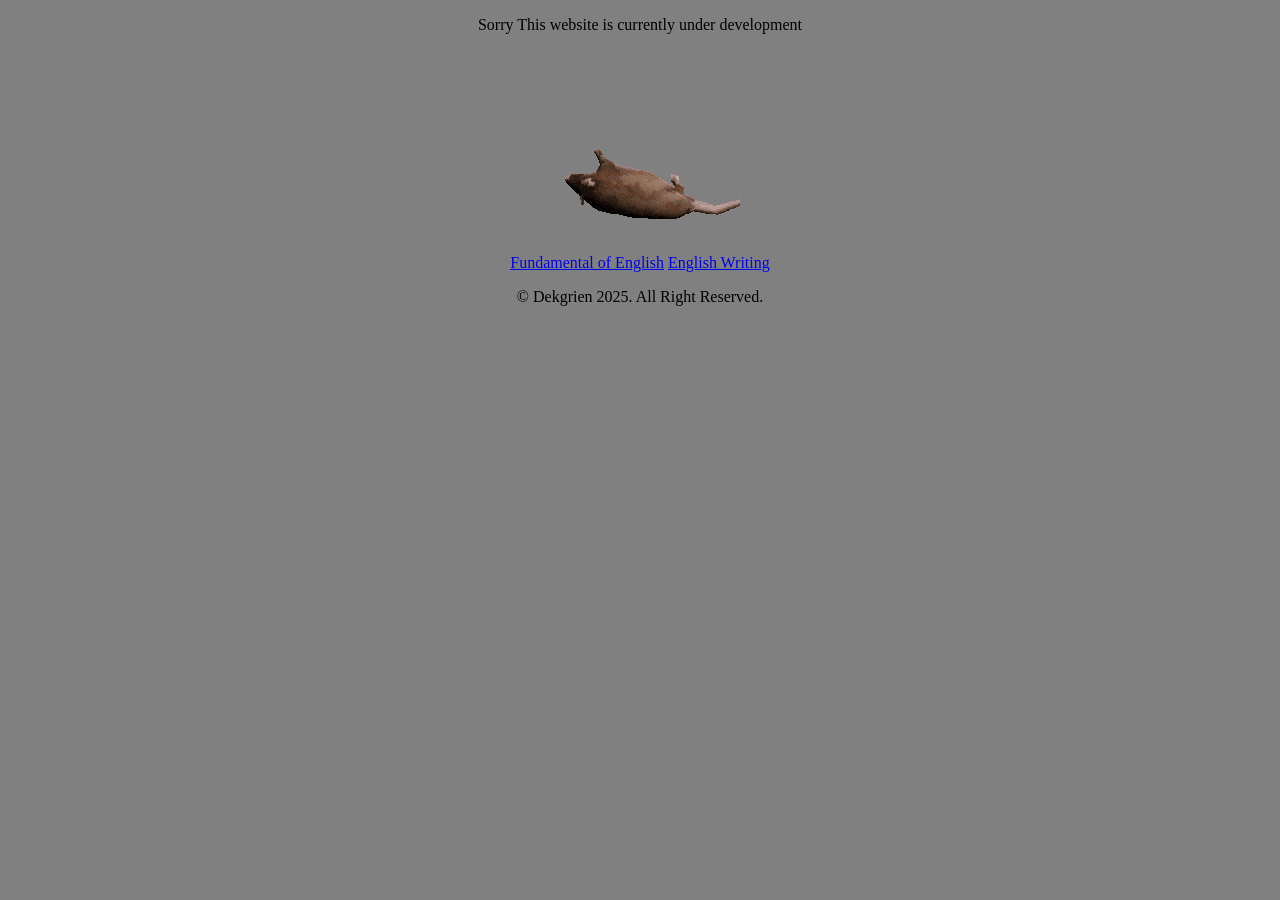
<file: index.html>
<!DOCTYPE html>

<head>
<title>Dekgrien</title>
</head>
<body bgcolor="gray">
<p style="text-align: center;">Sorry This website is currently under development</p>
<center>
<img src="assets/rat-spinning.gif">
</center>
<center>
<a href="EnglishFundamental22.html">Fundamental of English</a>
<a href="englishwriting.html">English Writing</a>
</center>
</body>
<footer>
    <p style="text-align: center;">&copy; Dekgrien 2025. All Right Reserved.</p>

</footer>
</file>
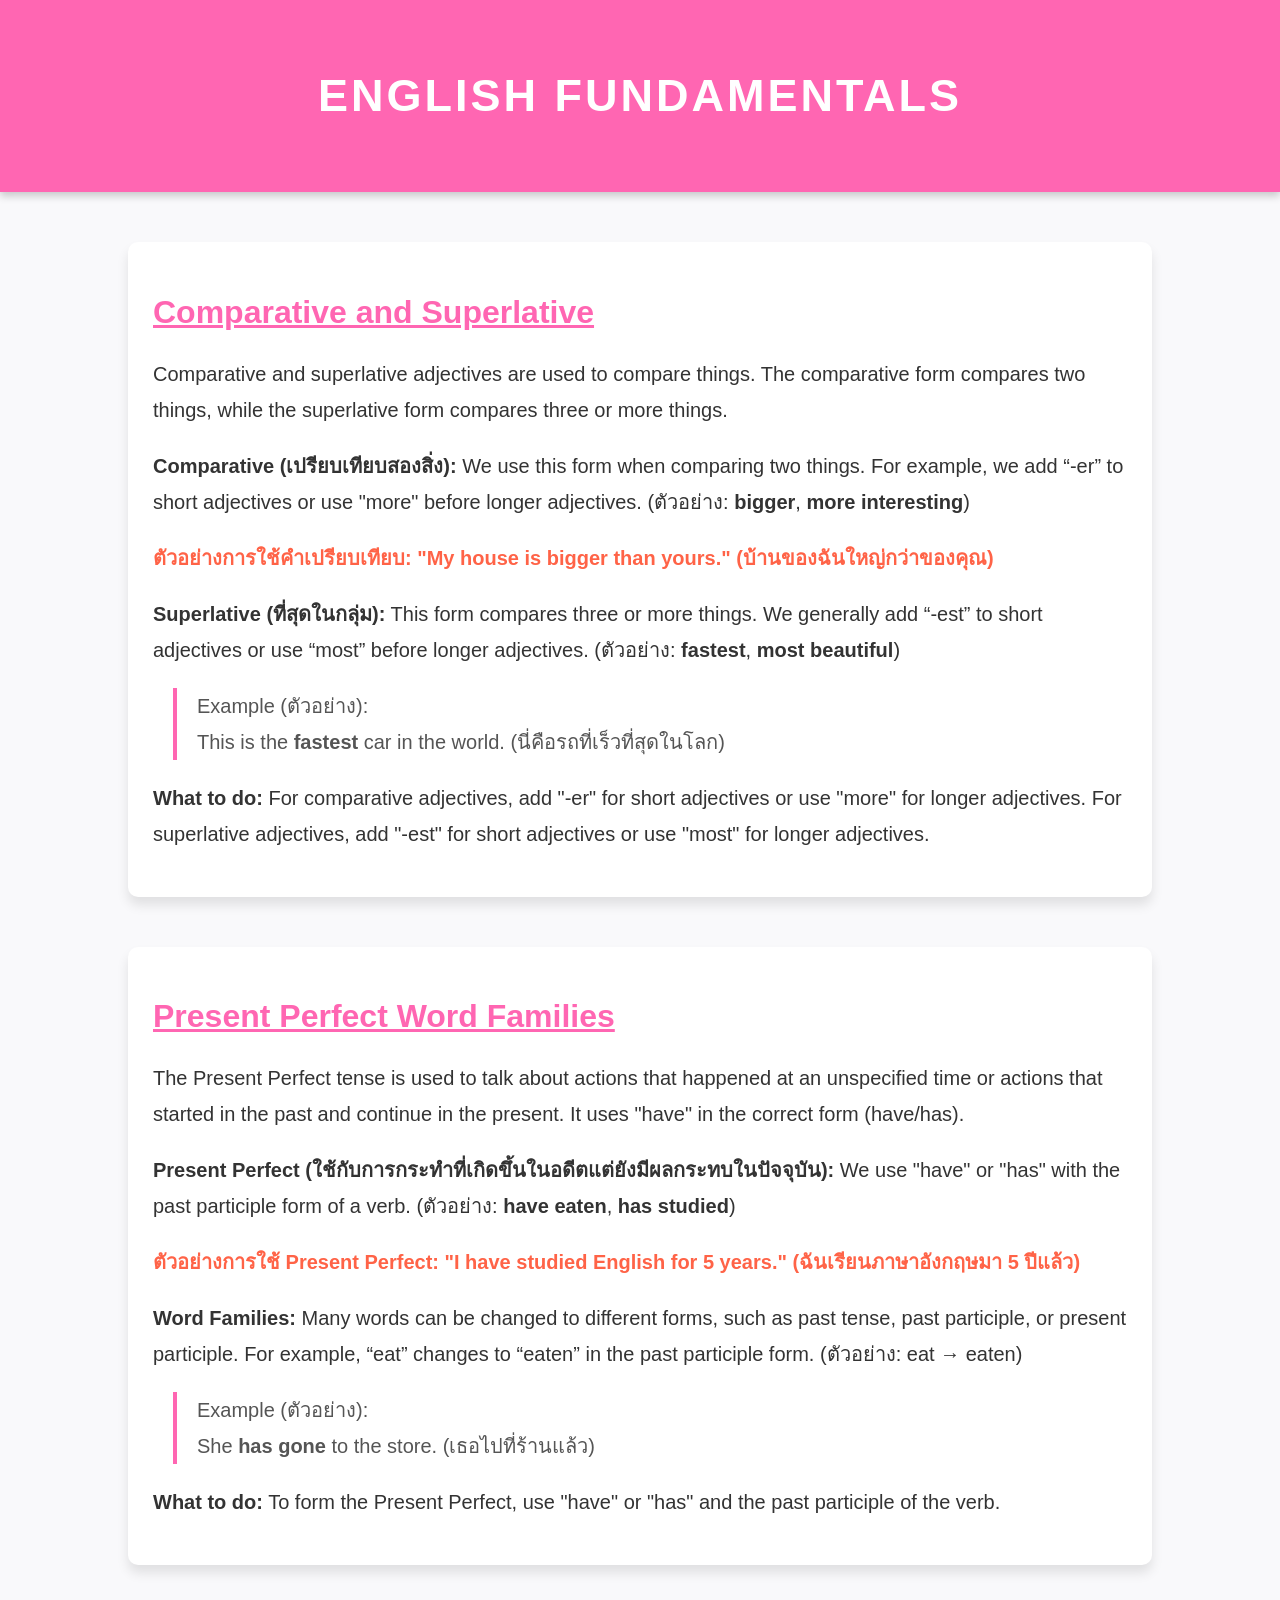
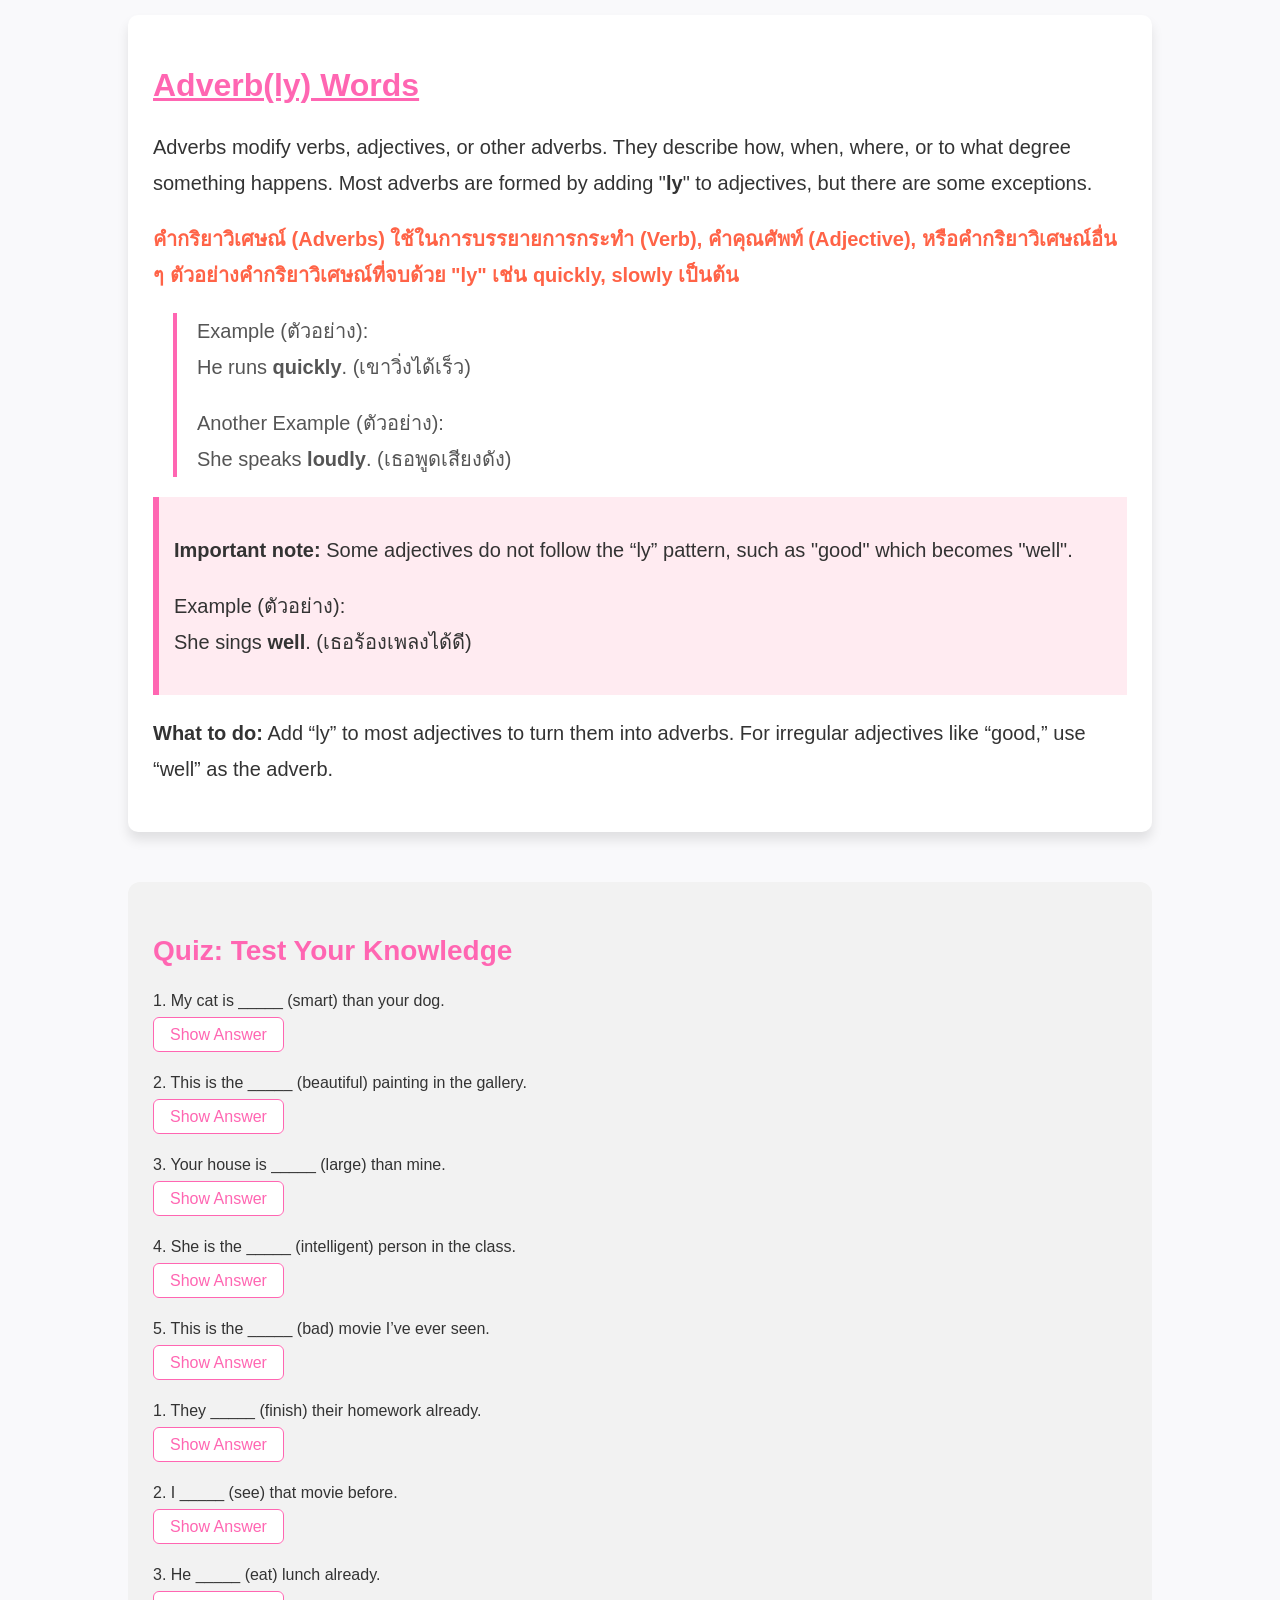
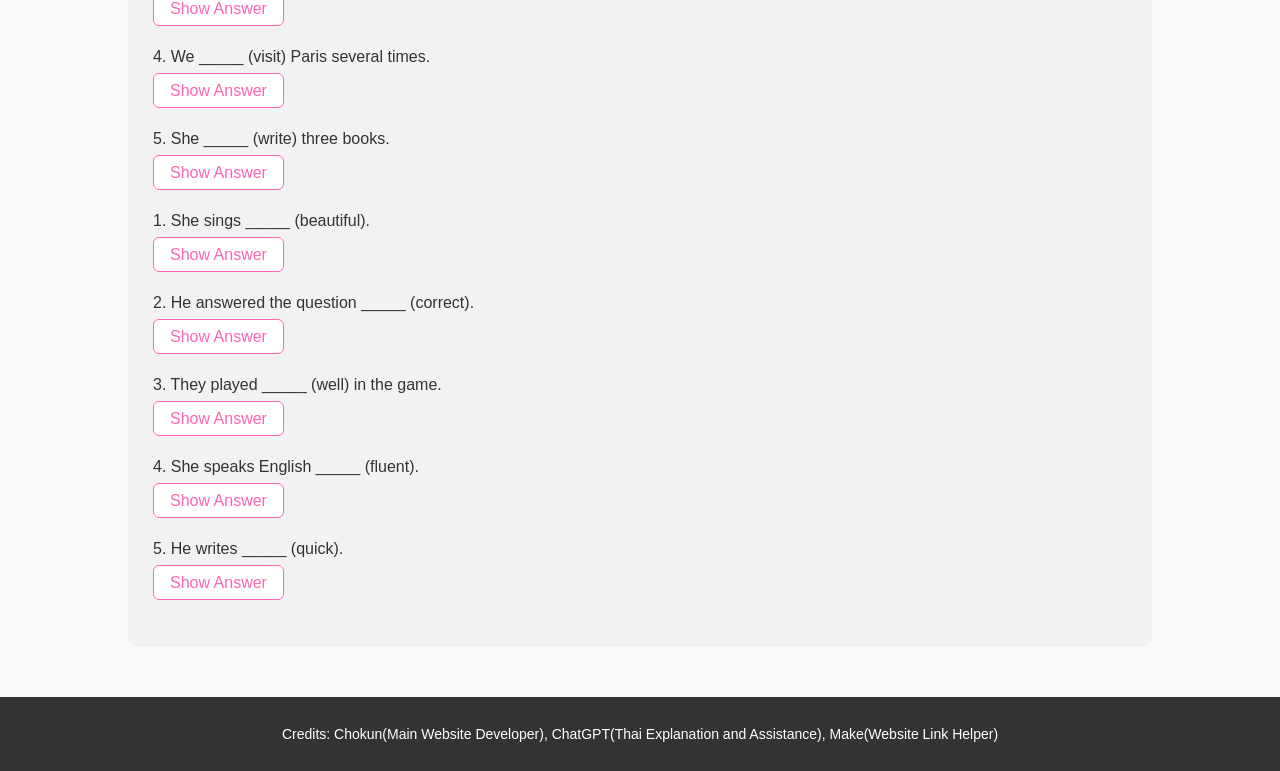
<file: EnglishFundamental22.html>
<!DOCTYPE html>
<html lang="en">

<head>
    <meta charset="UTF-8">
    <meta name="viewport" content="width=device-width, initial-scale=1.0">
    <meta http-equiv="X-UA-Compatible" content="ie=edge">
    <title>English Fundamentals</title>
    <style>
        /* Global styles */
        body {
            font-family: Arial, sans-serif;
            background-color: #f9f9fb;
            color: #333;
            margin: 0;
            padding: 0;
        }

        header {
            background-color: #FF66B2;
            color: white;
            text-align: center;
            padding: 40px;
            box-shadow: 0 4px 8px rgba(0, 0, 0, 0.2);
            animation: fadeIn 1s ease-in;
        }

        h1 {
            font-size: 45px;
            text-transform: uppercase;
            letter-spacing: 3px;
        }

        .container {
            width: 80%;
            margin: 50px auto;
            animation: fadeIn 1.5s ease-in;
        }

        .section {
            margin-bottom: 50px;
            padding: 25px;
            border-radius: 10px;
            box-shadow: 0 8px 12px rgba(0, 0, 0, 0.1);
            background-color: white;
            transition: background-color 0.3s ease;
        }

        .section:hover {
            background-color: #FFCCE5;
        }

        .section h2 {
            color: #FF66B2;
            font-size: 32px;
            text-decoration: underline;
            margin-bottom: 25px;
        }

        .section p {
            font-size: 20px;
            line-height: 1.8;
        }

        .example {
            margin-left: 20px;
            margin-top: 15px;
            font-size: 18px;
            color: #555;
            padding-left: 20px;
            border-left: 4px solid #FF66B2;
        }

        .quiz {
            margin-top: 40px;
            background-color: #F2F2F2;
            padding: 25px;
            border-radius: 12px;
            animation: fadeIn 2s ease-in;
        }

        .quiz h3 {
            color: #FF66B2;
            font-size: 28px;
            margin-bottom: 25px;
        }

        .quiz-item {
            margin-bottom: 30px;
        }

        .quiz-item span {
            color: #FF66B2;
            cursor: pointer;
            padding: 8px 16px;
            border: 1px solid #FF66B2;
            border-radius: 6px;
            background-color: white;
            transition: background-color 0.3s ease, transform 0.3s ease;
        }

        .quiz-item span:hover {
            background-color: #FF66B2;
            color: white;
            transform: scale(1.1);
        }

        .answer {
            display: none;
            font-weight: bold;
            color: #FF66B2;
            margin-top: 10px;
        }

        /* Animation */
        @keyframes fadeIn {
            0% {
                opacity: 0;
            }

            100% {
                opacity: 1;
            }
        }

        footer {
            background-color: #333;
            color: white;
            text-align: center;
            padding: 15px;
            font-size: 14px;
        }

        .important-note {
            color: #ff6347;
            font-weight: bold;
        }

        .extra-example {
            margin-top: 20px;
            background-color: #FFEBF1;
            padding: 15px;
            border-left: 6px solid #FF66B2;
        }
    </style>
</head>

<body>
    <header>
        <h1>English Fundamentals</h1>
    </header>

    <div class="container">
        <!-- Comparative and Superlative -->
        <div class="section" id="comparative-superlative">
            <h2>Comparative and Superlative</h2>
            <p>Comparative and superlative adjectives are used to compare things. The comparative form compares two things, while the superlative form compares three or more things.</p>
            <p><strong>Comparative (เปรียบเทียบสองสิ่ง):</strong> We use this form when comparing two things. For example, we add “-er” to short adjectives or use "more" before longer adjectives. (ตัวอย่าง: <strong>bigger</strong>, <strong>more interesting</strong>)</p>
            <p class="important-note">ตัวอย่างการใช้คำเปรียบเทียบ: "My house is <strong>bigger</strong> than yours." (บ้านของฉันใหญ่กว่าของคุณ)</p>

            <p><strong>Superlative (ที่สุดในกลุ่ม):</strong> This form compares three or more things. We generally add “-est” to short adjectives or use “most” before longer adjectives. (ตัวอย่าง: <strong>fastest</strong>, <strong>most beautiful</strong>)</p>
            <div class="example">
                <p>Example (ตัวอย่าง):<br> This is the <strong>fastest</strong> car in the world. (นี่คือรถที่เร็วที่สุดในโลก)</p>
            </div>

            <p><strong>What to do: </strong> For comparative adjectives, add "-er" for short adjectives or use "more" for longer adjectives. For superlative adjectives, add "-est" for short adjectives or use "most" for longer adjectives.</p>
        </div>

        <!-- Present Perfect Word Families -->
        <div class="section" id="present-perfect">
            <h2>Present Perfect Word Families</h2>
            <p>The Present Perfect tense is used to talk about actions that happened at an unspecified time or actions that started in the past and continue in the present. It uses "have" in the correct form (have/has).</p>
            <p><strong>Present Perfect (ใช้กับการกระทำที่เกิดขึ้นในอดีตแต่ยังมีผลกระทบในปัจจุบัน):</strong> We use "have" or "has" with the past participle form of a verb. (ตัวอย่าง: <strong>have eaten</strong>, <strong>has studied</strong>)</p>
            <p class="important-note">ตัวอย่างการใช้ Present Perfect: "I <strong>have studied</strong> English for 5 years." (ฉันเรียนภาษาอังกฤษมา 5 ปีแล้ว)</p>

            <p><strong>Word Families:</strong> Many words can be changed to different forms, such as past tense, past participle, or present participle. For example, “eat” changes to “eaten” in the past participle form. (ตัวอย่าง: eat → eaten)</p>
            <div class="example">
                <p>Example (ตัวอย่าง):<br> She <strong>has gone</strong> to the store. (เธอไปที่ร้านแล้ว)</p>
            </div>

            <p><strong>What to do:</strong> To form the Present Perfect, use "have" or "has" and the past participle of the verb.</p>
        </div>

        <!-- Adverb(ly) Words -->
        <div class="section" id="adverbs">
            <h2>Adverb(ly) Words</h2>
            <p>Adverbs modify verbs, adjectives, or other adverbs. They describe how, when, where, or to what degree something happens. Most adverbs are formed by adding "<strong>ly</strong>" to adjectives, but there are some exceptions.</p>
            <p class="important-note">คำกริยาวิเศษณ์ (Adverbs) ใช้ในการบรรยายการกระทำ (Verb), คำคุณศัพท์ (Adjective), หรือคำกริยาวิเศษณ์อื่น ๆ ตัวอย่างคำกริยาวิเศษณ์ที่จบด้วย "ly" เช่น <strong>quickly</strong>, <strong>slowly</strong> เป็นต้น</p>

            <div class="example">
                <p>Example (ตัวอย่าง):<br> He runs <strong>quickly</strong>. (เขาวิ่งได้เร็ว)</p>
                <p>Another Example (ตัวอย่าง):<br> She speaks <strong>loudly</strong>. (เธอพูดเสียงดัง)</p>
            </div>

            <div class="extra-example">
                <p><strong>Important note:</strong> Some adjectives do not follow the “ly” pattern, such as "good" which becomes "well".</p>
                <p>Example (ตัวอย่าง):<br> She sings <strong>well</strong>. (เธอร้องเพลงได้ดี)</p>
            </div>

            <p><strong>What to do:</strong> Add “ly” to most adjectives to turn them into adverbs. For irregular adjectives like “good,” use “well” as the adverb.</p>
        </div>

        <!-- Quiz -->
        <div class="quiz">
            <h3>Quiz: Test Your Knowledge</h3>

            <!-- Comparative and Superlative Quiz -->
            <div class="quiz-item">
                <p>1. My cat is _____ (smart) than your dog.</p>
                <span onclick="toggleAnswer('comparative-1')">Show Answer</span>
                <p class="answer" id="comparative-1">smarter</p>
            </div>

            <div class="quiz-item">
                <p>2. This is the _____ (beautiful) painting in the gallery.</p>
                <span onclick="toggleAnswer('comparative-2')">Show Answer</span>
                <p class="answer" id="comparative-2">most beautiful</p>
            </div>

            <div class="quiz-item">
                <p>3. Your house is _____ (large) than mine.</p>
                <span onclick="toggleAnswer('comparative-3')">Show Answer</span>
                <p class="answer" id="comparative-3">larger</p>
            </div>

            <div class="quiz-item">
                <p>4. She is the _____ (intelligent) person in the class.</p>
                <span onclick="toggleAnswer('comparative-4')">Show Answer</span>
                <p class="answer" id="comparative-4">most intelligent</p>
            </div>

            <div class="quiz-item">
                <p>5. This is the _____ (bad) movie I’ve ever seen.</p>
                <span onclick="toggleAnswer('comparative-5')">Show Answer</span>
                <p class="answer" id="comparative-5">worst</p>
            </div>

            <!-- Present Perfect Quiz -->
            <div class="quiz-item">
                <p>1. They _____ (finish) their homework already.</p>
                <span onclick="toggleAnswer('present-perfect-1')">Show Answer</span>
                <p class="answer" id="present-perfect-1">have finished</p>
            </div>

            <div class="quiz-item">
                <p>2. I _____ (see) that movie before.</p>
                <span onclick="toggleAnswer('present-perfect-2')">Show Answer</span>
                <p class="answer" id="present-perfect-2">have seen</p>
            </div>

            <div class="quiz-item">
                <p>3. He _____ (eat) lunch already.</p>
                <span onclick="toggleAnswer('present-perfect-3')">Show Answer</span>
                <p class="answer" id="present-perfect-3">has eaten</p>
            </div>

            <div class="quiz-item">
                <p>4. We _____ (visit) Paris several times.</p>
                <span onclick="toggleAnswer('present-perfect-4')">Show Answer</span>
                <p class="answer" id="present-perfect-4">have visited</p>
            </div>

            <div class="quiz-item">
                <p>5. She _____ (write) three books.</p>
                <span onclick="toggleAnswer('present-perfect-5')">Show Answer</span>
                <p class="answer" id="present-perfect-5">has written</p>
            </div>

            <!-- Adverb Quiz -->
            <div class="quiz-item">
                <p>1. She sings _____ (beautiful).</p>
                <span onclick="toggleAnswer('adverbs-1')">Show Answer</span>
                <p class="answer" id="adverbs-1">beautifully</p>
            </div>

            <div class="quiz-item">
                <p>2. He answered the question _____ (correct).</p>
                <span onclick="toggleAnswer('adverbs-2')">Show Answer</span>
                <p class="answer" id="adverbs-2">correctly</p>
            </div>

            <div class="quiz-item">
                <p>3. They played _____ (well) in the game.</p>
                <span onclick="toggleAnswer('adverbs-3')">Show Answer</span>
                <p class="answer" id="adverbs-3">well</p>
            </div>

            <div class="quiz-item">
                <p>4. She speaks English _____ (fluent).</p>
                <span onclick="toggleAnswer('adverbs-4')">Show Answer</span>
                <p class="answer" id="adverbs-4">fluently</p>
            </div>

            <div class="quiz-item">
                <p>5. He writes _____ (quick).</p>
                <span onclick="toggleAnswer('adverbs-5')">Show Answer</span>
                <p class="answer" id="adverbs-5">quickly</p>
            </div>
        </div>
    </div>

    <footer>
        <p>Credits: Chokun(Main Website Developer), ChatGPT(Thai Explanation and Assistance), Make(Website Link Helper)</p>
    </footer>

    <script>
        function toggleAnswer(id) {
            var answerElement = document.getElementById(id);
            if (answerElement.style.display === "none" || answerElement.style.display === "") {
                answerElement.style.display = "block";
            } else {
                answerElement.style.display = "none";
            }
        }
    </script>
</body>

</html>
</file>
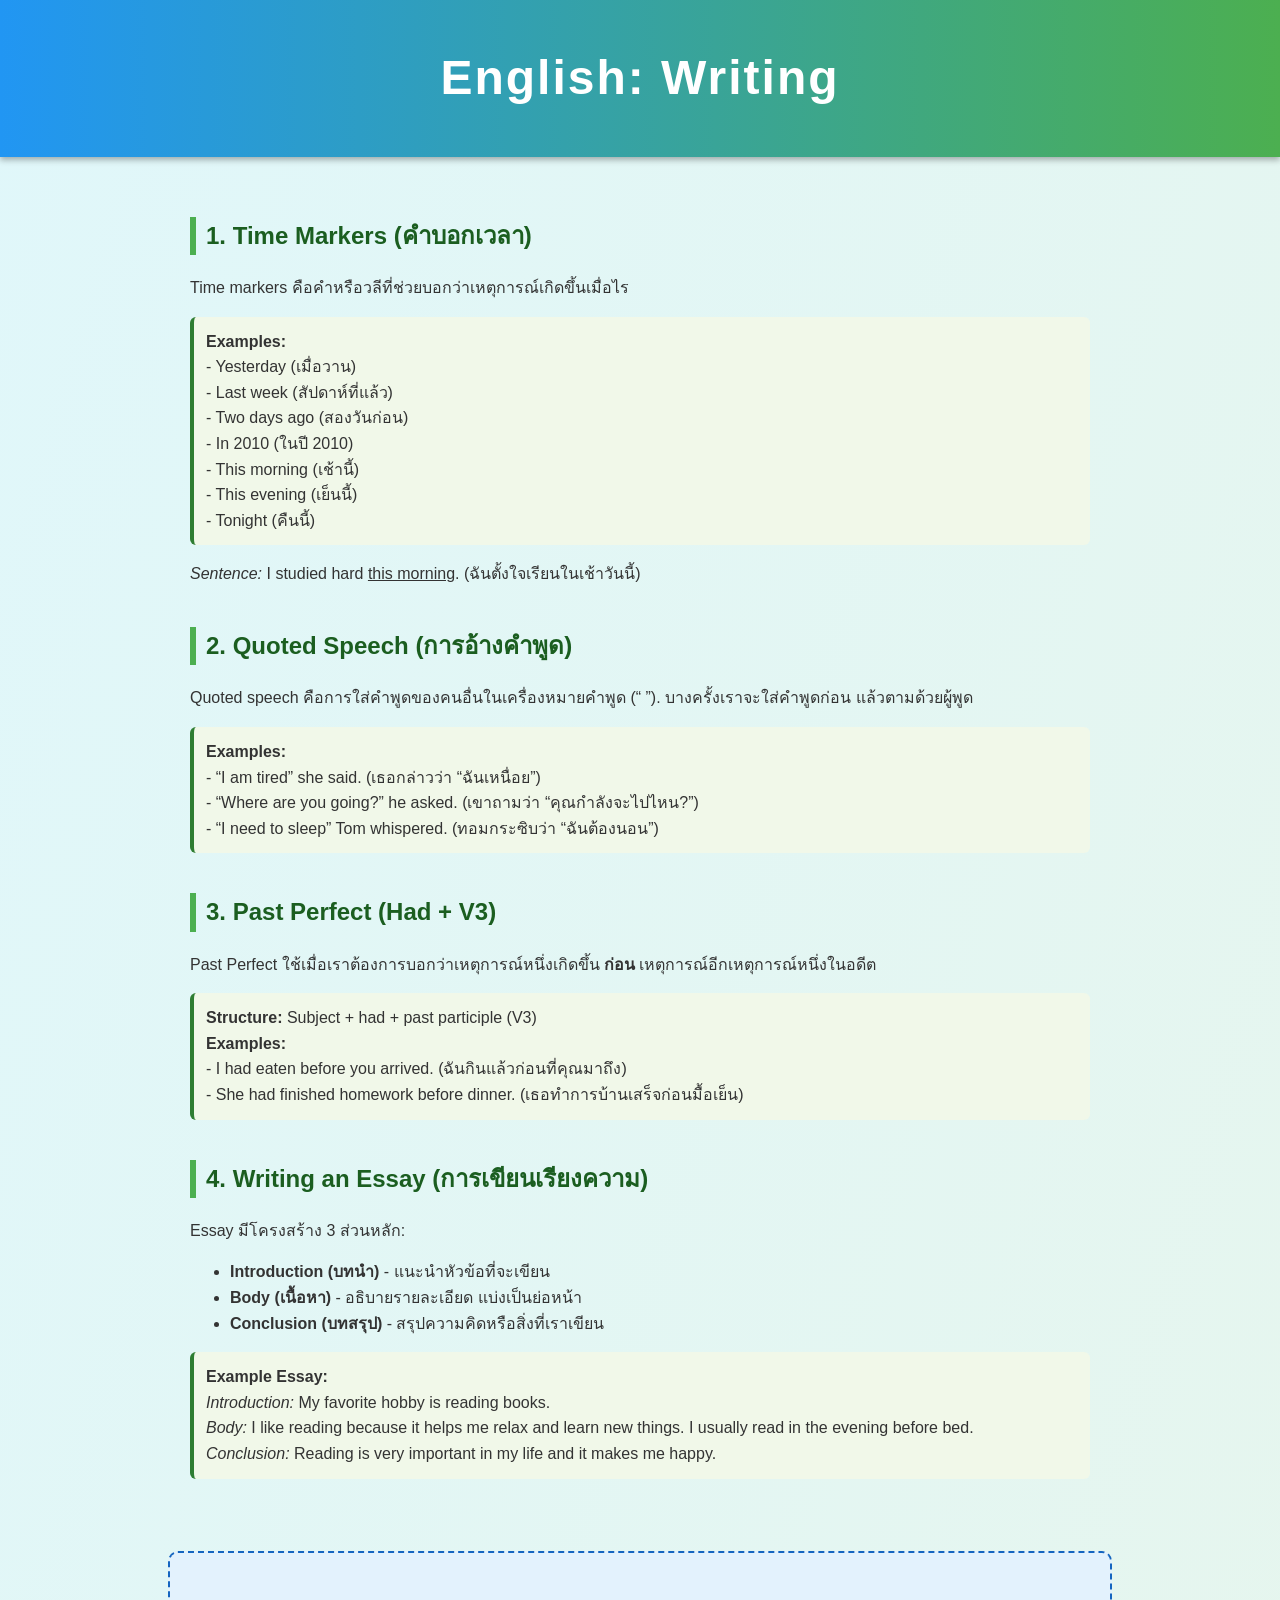
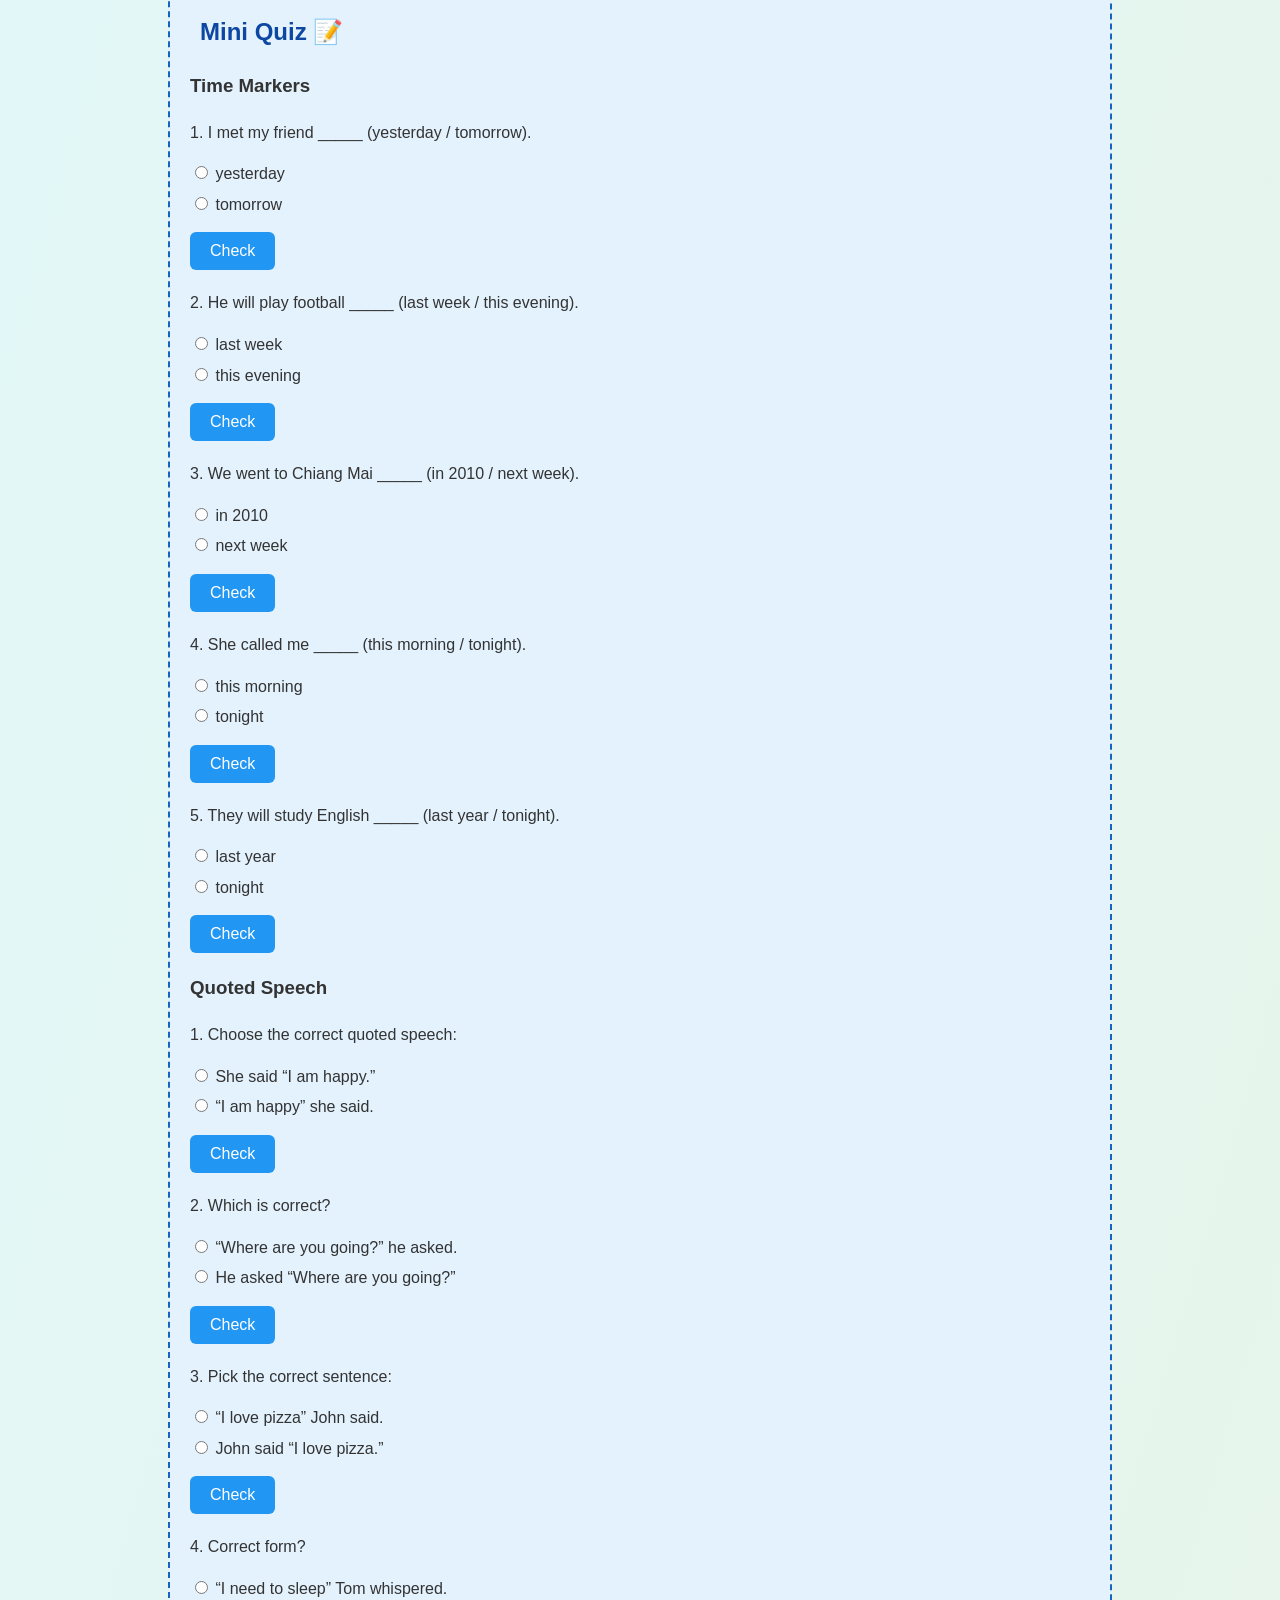
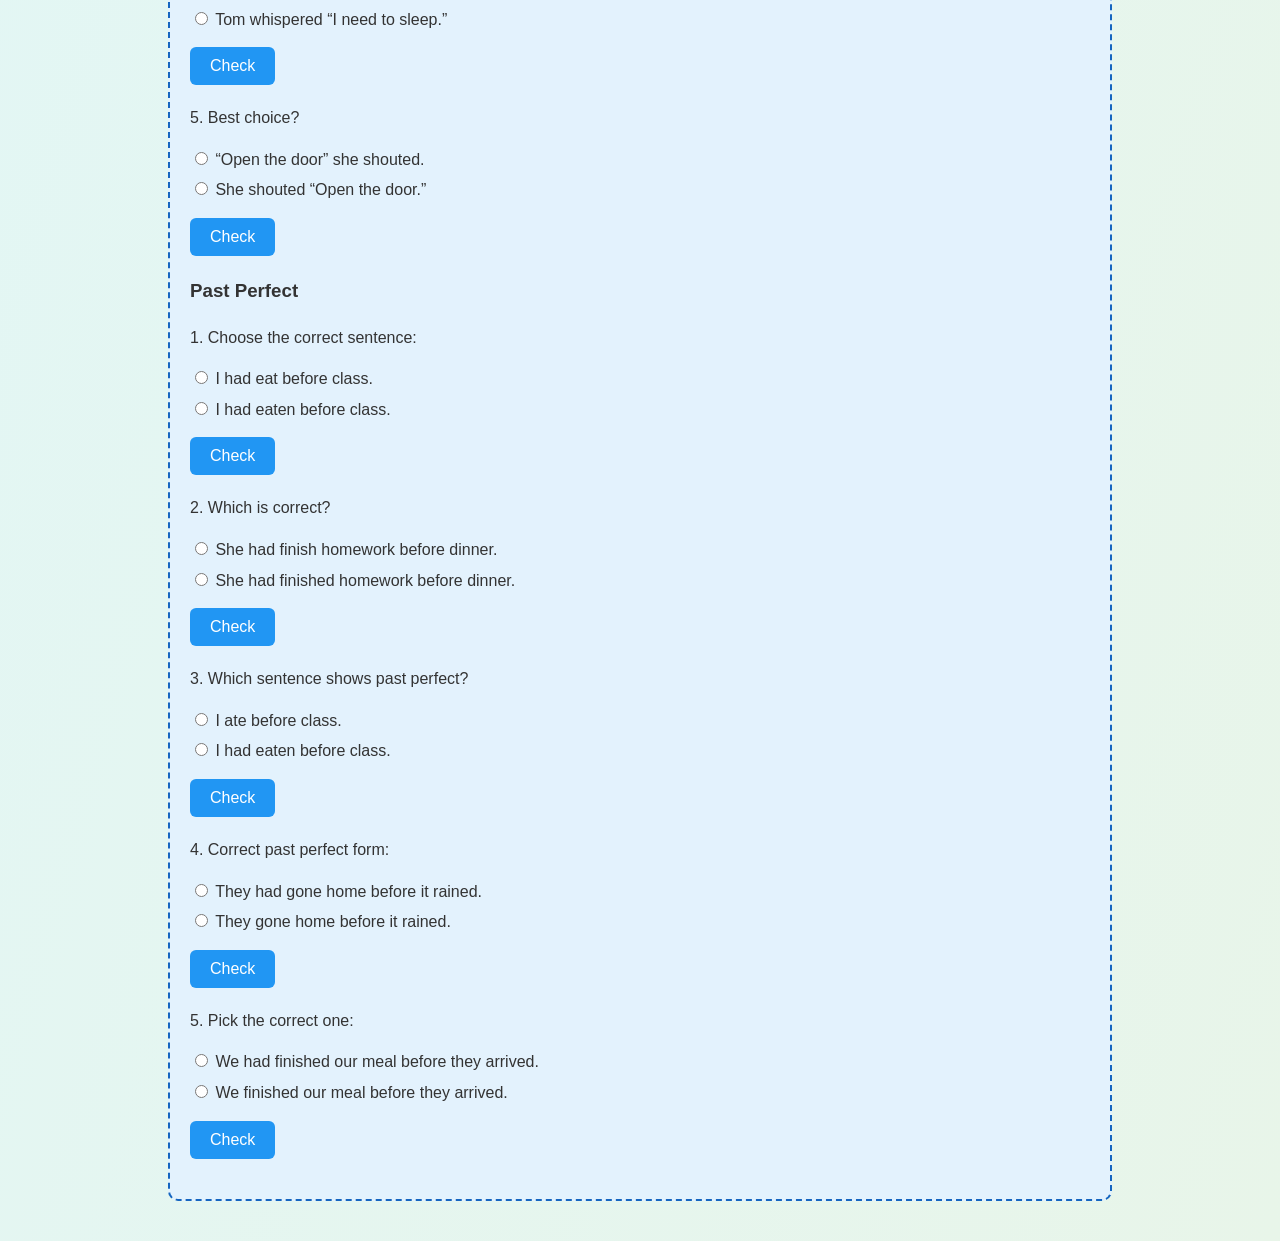
<file: englishwriting.html>
<!DOCTYPE html>
<html lang="en">
<head>
<title>English: Writing</title>
  <meta charset="UTF-8">
  <title>English: Writing</title>
  <style>
    body {
      font-family: 'Segoe UI', Tahoma, Geneva, Verdana, sans-serif;
      margin: 0;
      padding: 0;
      background: linear-gradient(to bottom right, #e0f7fa, #e8f5e9);
      color: #333;
      line-height: 1.6;
    }
    header {
      background: linear-gradient(90deg, #2196f3, #4caf50);
      color: white;
      text-align: center;
      padding: 40px 20px;
      box-shadow: 0 3px 6px rgba(0,0,0,0.3);
    }
    header h1 {
      margin: 0;
      font-size: 3em;
      letter-spacing: 2px;
    }
    section {
      padding: 20px 40px;
      max-width: 900px;
      margin: auto;
    }
    h2 {
      color: #1b5e20;
      border-left: 6px solid #4caf50;
      padding-left: 10px;
      margin-top: 40px;
    }
    .example {
      background: #f1f8e9;
      padding: 12px;
      border-left: 4px solid #2e7d32;
      margin: 12px 0;
      border-radius: 6px;
    }
    .quiz {
      margin: 40px auto;
      padding: 20px;
      max-width: 900px;
      border: 2px dashed #1565c0;
      background: #e3f2fd;
      border-radius: 10px;
    }
    .quiz h2 {
      color: #0d47a1;
      border-left: none;
    }
    .question {
      margin-bottom: 20px;
    }
    .options label {
      display: block;
      margin: 5px 0;
    }
    button {
      background: #2196f3;
      color: white;
      padding: 10px 20px;
      border: none;
      border-radius: 6px;
      cursor: pointer;
      font-size: 1em;
      margin-top: 10px;
    }
    button:hover {
      background: #1976d2;
    }
    .result {
      margin-top: 10px;
      font-weight: bold;
    }
  </style>
</head>
<body>
  <header>
    <h1>English: Writing</h1>
  </header>

  <section>
    <h2>1. Time Markers (คำบอกเวลา)</h2>
    <p>Time markers คือคำหรือวลีที่ช่วยบอกว่าเหตุการณ์เกิดขึ้นเมื่อไร</p>
    <div class="example">
      <strong>Examples:</strong><br>
      - Yesterday (เมื่อวาน)<br>
      - Last week (สัปดาห์ที่แล้ว)<br>
      - Two days ago (สองวันก่อน)<br>
      - In 2010 (ในปี 2010)<br>
      - This morning (เช้านี้)<br>
      - This evening (เย็นนี้)<br>
      - Tonight (คืนนี้)
    </div>
    <p><em>Sentence:</em> I studied hard <u>this morning</u>.  
    (ฉันตั้งใจเรียนในเช้าวันนี้)</p>

    <h2>2. Quoted Speech (การอ้างคำพูด)</h2>
    <p>Quoted speech คือการใส่คำพูดของคนอื่นในเครื่องหมายคำพูด (“ ”).  
    บางครั้งเราจะใส่คำพูดก่อน แล้วตามด้วยผู้พูด</p>
    <div class="example">
      <strong>Examples:</strong><br>
      - “I am tired” she said. (เธอกล่าวว่า “ฉันเหนื่อย”)<br>
      - “Where are you going?” he asked. (เขาถามว่า “คุณกำลังจะไปไหน?”)<br>
      - “I need to sleep” Tom whispered. (ทอมกระซิบว่า “ฉันต้องนอน”)
    </div>

    <h2>3. Past Perfect (Had + V3)</h2>
    <p>Past Perfect ใช้เมื่อเราต้องการบอกว่าเหตุการณ์หนึ่งเกิดขึ้น <strong>ก่อน</strong> เหตุการณ์อีกเหตุการณ์หนึ่งในอดีต</p>
    <div class="example">
      <strong>Structure:</strong> Subject + had + past participle (V3)<br>
      <strong>Examples:</strong><br>
      - I had eaten before you arrived. (ฉันกินแล้วก่อนที่คุณมาถึง)<br>
      - She had finished homework before dinner. (เธอทำการบ้านเสร็จก่อนมื้อเย็น)
    </div>

    <h2>4. Writing an Essay (การเขียนเรียงความ)</h2>
    <p>Essay มีโครงสร้าง 3 ส่วนหลัก:</p>
    <ul>
      <li><strong>Introduction (บทนำ)</strong> - แนะนำหัวข้อที่จะเขียน</li>
      <li><strong>Body (เนื้อหา)</strong> - อธิบายรายละเอียด แบ่งเป็นย่อหน้า</li>
      <li><strong>Conclusion (บทสรุป)</strong> - สรุปความคิดหรือสิ่งที่เราเขียน</li>
    </ul>
    <div class="example">
      <strong>Example Essay:</strong><br>
      <em>Introduction:</em> My favorite hobby is reading books.<br>
      <em>Body:</em> I like reading because it helps me relax and learn new things. I usually read in the evening before bed.<br>
      <em>Conclusion:</em> Reading is very important in my life and it makes me happy.
    </div>
  </section>

  <div class="quiz">
    <h2>Mini Quiz 📝</h2>

    <!-- TIME MARKERS -->
    <h3>Time Markers</h3>
    <div class="question">
      <p>1. I met my friend _____ (yesterday / tomorrow).</p>
      <div class="options">
        <label><input type="radio" name="q1" value="yesterday"> yesterday</label>
        <label><input type="radio" name="q1" value="tomorrow"> tomorrow</label>
      </div>
      <button onclick="checkAnswer('q1','yesterday')">Check</button>
      <div id="result-q1" class="result"></div>
    </div>

    <div class="question">
      <p>2. He will play football _____ (last week / this evening).</p>
      <div class="options">
        <label><input type="radio" name="q2" value="last week"> last week</label>
        <label><input type="radio" name="q2" value="this evening"> this evening</label>
      </div>
      <button onclick="checkAnswer('q2','this evening')">Check</button>
      <div id="result-q2" class="result"></div>
    </div>

    <div class="question">
      <p>3. We went to Chiang Mai _____ (in 2010 / next week).</p>
      <div class="options">
        <label><input type="radio" name="q3" value="in 2010"> in 2010</label>
        <label><input type="radio" name="q3" value="next week"> next week</label>
      </div>
      <button onclick="checkAnswer('q3','in 2010')">Check</button>
      <div id="result-q3" class="result"></div>
    </div>

    <div class="question">
      <p>4. She called me _____ (this morning / tonight).</p>
      <div class="options">
        <label><input type="radio" name="q4" value="this morning"> this morning</label>
        <label><input type="radio" name="q4" value="tonight"> tonight</label>
      </div>
      <button onclick="checkAnswer('q4','this morning')">Check</button>
      <div id="result-q4" class="result"></div>
    </div>

    <div class="question">
      <p>5. They will study English _____ (last year / tonight).</p>
      <div class="options">
        <label><input type="radio" name="q5" value="last year"> last year</label>
        <label><input type="radio" name="q5" value="tonight"> tonight</label>
      </div>
      <button onclick="checkAnswer('q5','tonight')">Check</button>
      <div id="result-q5" class="result"></div>
    </div>

    <!-- QUOTED SPEECH -->
    <h3>Quoted Speech</h3>
    <div class="question">
      <p>1. Choose the correct quoted speech:</p>
      <div class="options">
        <label><input type="radio" name="q6" value="a"> She said “I am happy.”</label>
        <label><input type="radio" name="q6" value="b"> “I am happy” she said.</label>
      </div>
      <button onclick="checkAnswer('q6','b')">Check</button>
      <div id="result-q6" class="result"></div>
    </div>

    <div class="question">
      <p>2. Which is correct?</p>
      <div class="options">
        <label><input type="radio" name="q7" value="a"> “Where are you going?” he asked.</label>
        <label><input type="radio" name="q7" value="b"> He asked “Where are you going?”</label>
      </div>
      <button onclick="checkAnswer('q7','a')">Check</button>
      <div id="result-q7" class="result"></div>
    </div>

    <div class="question">
      <p>3. Pick the correct sentence:</p>
      <div class="options">
        <label><input type="radio" name="q8" value="a"> “I love pizza” John said.</label>
        <label><input type="radio" name="q8" value="b"> John said “I love pizza.”</label>
      </div>
      <button onclick="checkAnswer('q8','a')">Check</button>
      <div id="result-q8" class="result"></div>
    </div>

    <div class="question">
      <p>4. Correct form?</p>
      <div class="options">
        <label><input type="radio" name="q9" value="a"> “I need to sleep” Tom whispered.</label>
        <label><input type="radio" name="q9" value="b"> Tom whispered “I need to sleep.”</label>
      </div>
      <button onclick="checkAnswer('q9','a')">Check</button>
      <div id="result-q9" class="result"></div>
    </div>

    <div class="question">
      <p>5. Best choice?</p>
      <div class="options">
        <label><input type="radio" name="q10" value="a"> “Open the door” she shouted.</label>
        <label><input type="radio" name="q10" value="b"> She shouted “Open the door.”</label>
      </div>
      <button onclick="checkAnswer('q10','a')">Check</button>
      <div id="result-q10" class="result"></div>
    </div>

    <!-- PAST PERFECT -->
    <h3>Past Perfect</h3>
    <div class="question">
      <p>1. Choose the correct sentence:</p>
      <div class="options">
        <label><input type="radio" name="q11" value="a"> I had eat before class.</label>
        <label><input type="radio" name="q11" value="b"> I had eaten before class.</label>
      </div>
      <button onclick="checkAnswer('q11','b')">Check</button>
      <div id="result-q11" class="result"></div>
    </div>

    <div class="question">
      <p>2. Which is correct?</p>
      <div class="options">
        <label><input type="radio" name="q12" value="a"> She had finish homework before dinner.</label>
        <label><input type="radio" name="q12" value="b"> She had finished homework before dinner.</label>
      </div>
      <button onclick="checkAnswer('q12','b')">Check</button>
      <div id="result-q12" class="result"></div>
    </div>

    <div class="question">
      <p>3. Which sentence shows past perfect?</p>
      <div class="options">
        <label><input type="radio" name="q13" value="a"> I ate before class.</label>
        <label><input type="radio" name="q13" value="b"> I had eaten before class.</label>
      </div>
      <button onclick="checkAnswer('q13','b')">Check</button>
      <div id="result-q13" class="result"></div>
    </div>

    <div class="question">
      <p>4. Correct past perfect form:</p>
      <div class="options">
        <label><input type="radio" name="q14" value="a"> They had gone home before it rained.</label>
        <label><input type="radio" name="q14" value="b"> They gone home before it rained.</label>
      </div>
      <button onclick="checkAnswer('q14','a')">Check</button>
      <div id="result-q14" class="result"></div>
    </div>

    <div class="question">
      <p>5. Pick the correct one:</p>
      <div class="options">
        <label><input type="radio" name="q15" value="a"> We had finished our meal before they arrived.</label>
        <label><input type="radio" name="q15" value="b"> We finished our meal before they arrived.</label>
      </div>
      <button onclick="checkAnswer('q15','a')">Check</button>
      <div id="result-q15" class="result"></div>
    </div>
  </div>

  <script>
    function checkAnswer(question, correctAnswer) {
      const options = document.getElementsByName(question);
      let selected = "";
      for (let option of options) {
        if (option.checked) {
          selected = option.value;
          break;
        }
      }
      const resultDiv = document.getElementById("result-" + question);
      if (selected === "") {
        resultDiv.textContent = "⚠️ Please select an answer.";
        resultDiv.style.color = "orange";
      } else if (selected === correctAnswer) {
        resultDiv.textContent = "✅ Correct!";
        resultDiv.style.color = "green";
      } else {
        resultDiv.textContent = "❌ Wrong. Try again.";
        resultDiv.style.color = "red";
      }
    }
  </script>

</body>
</html>
</file>
